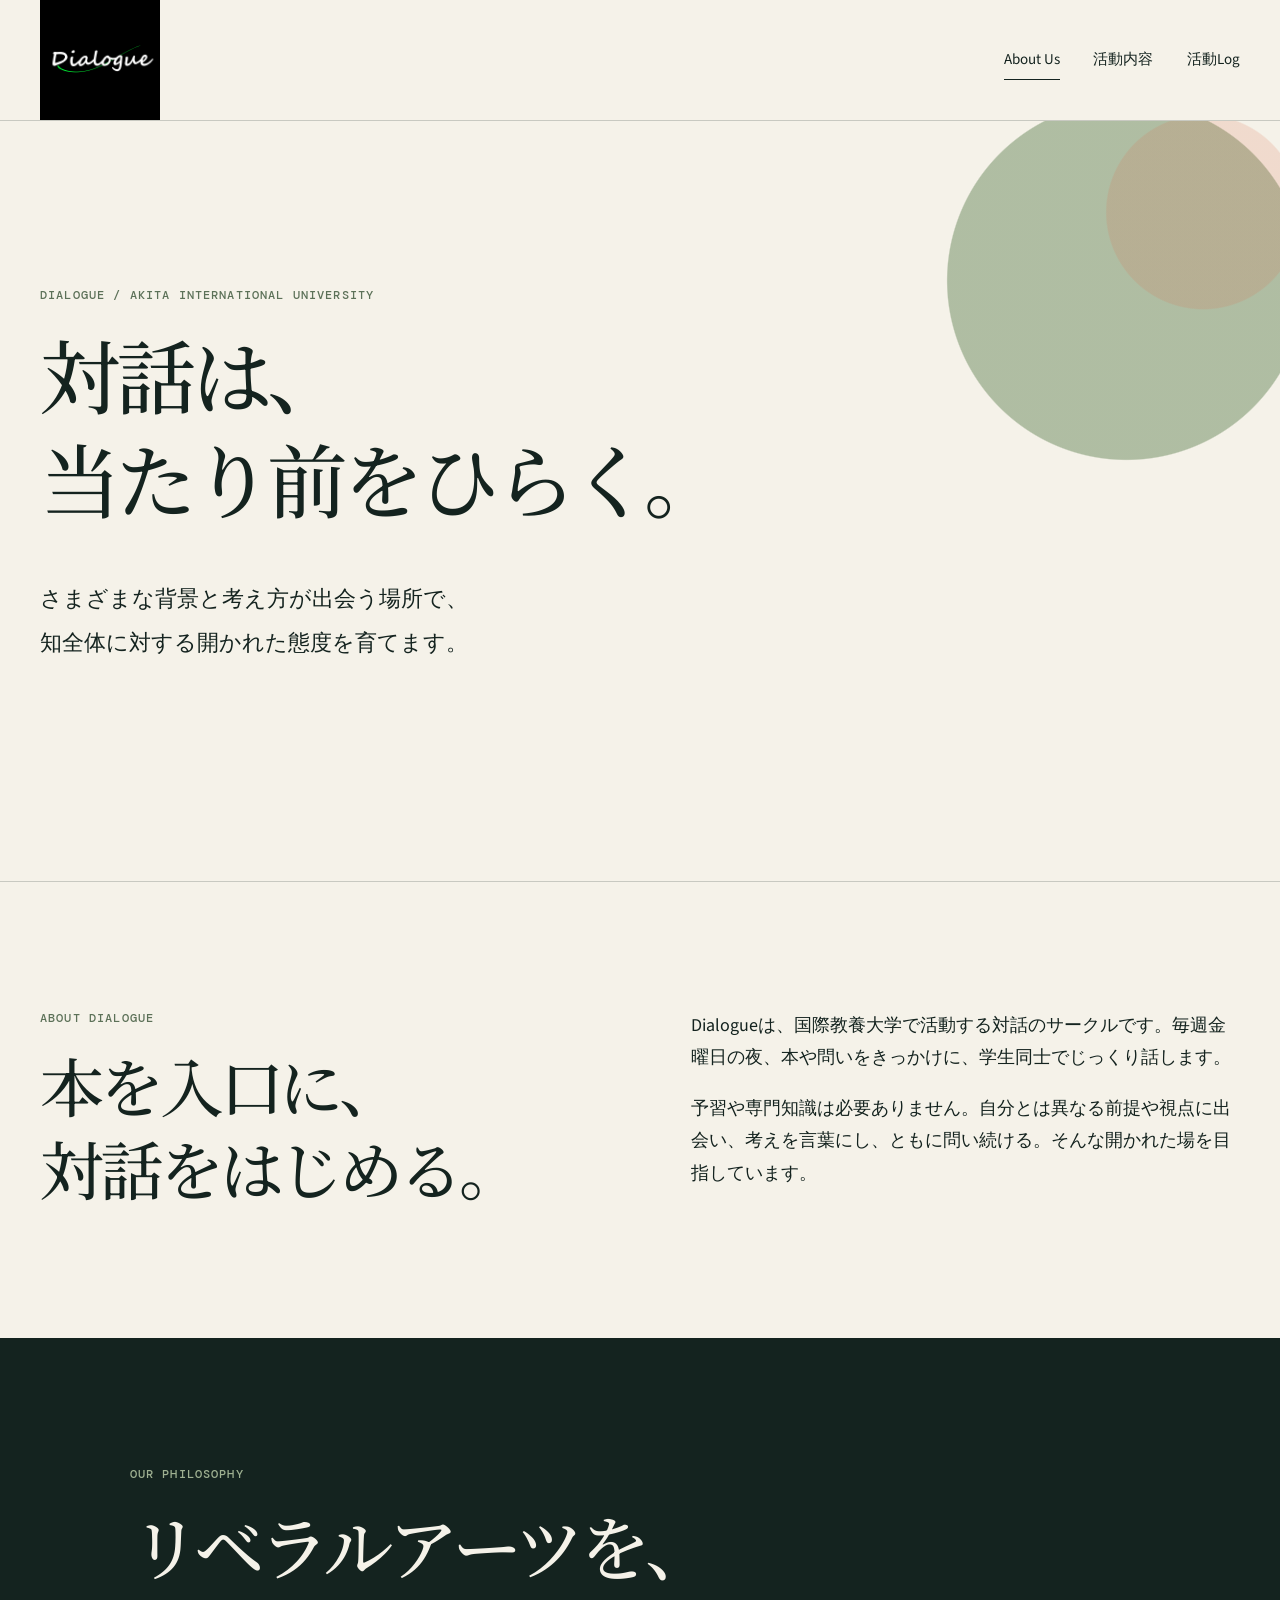
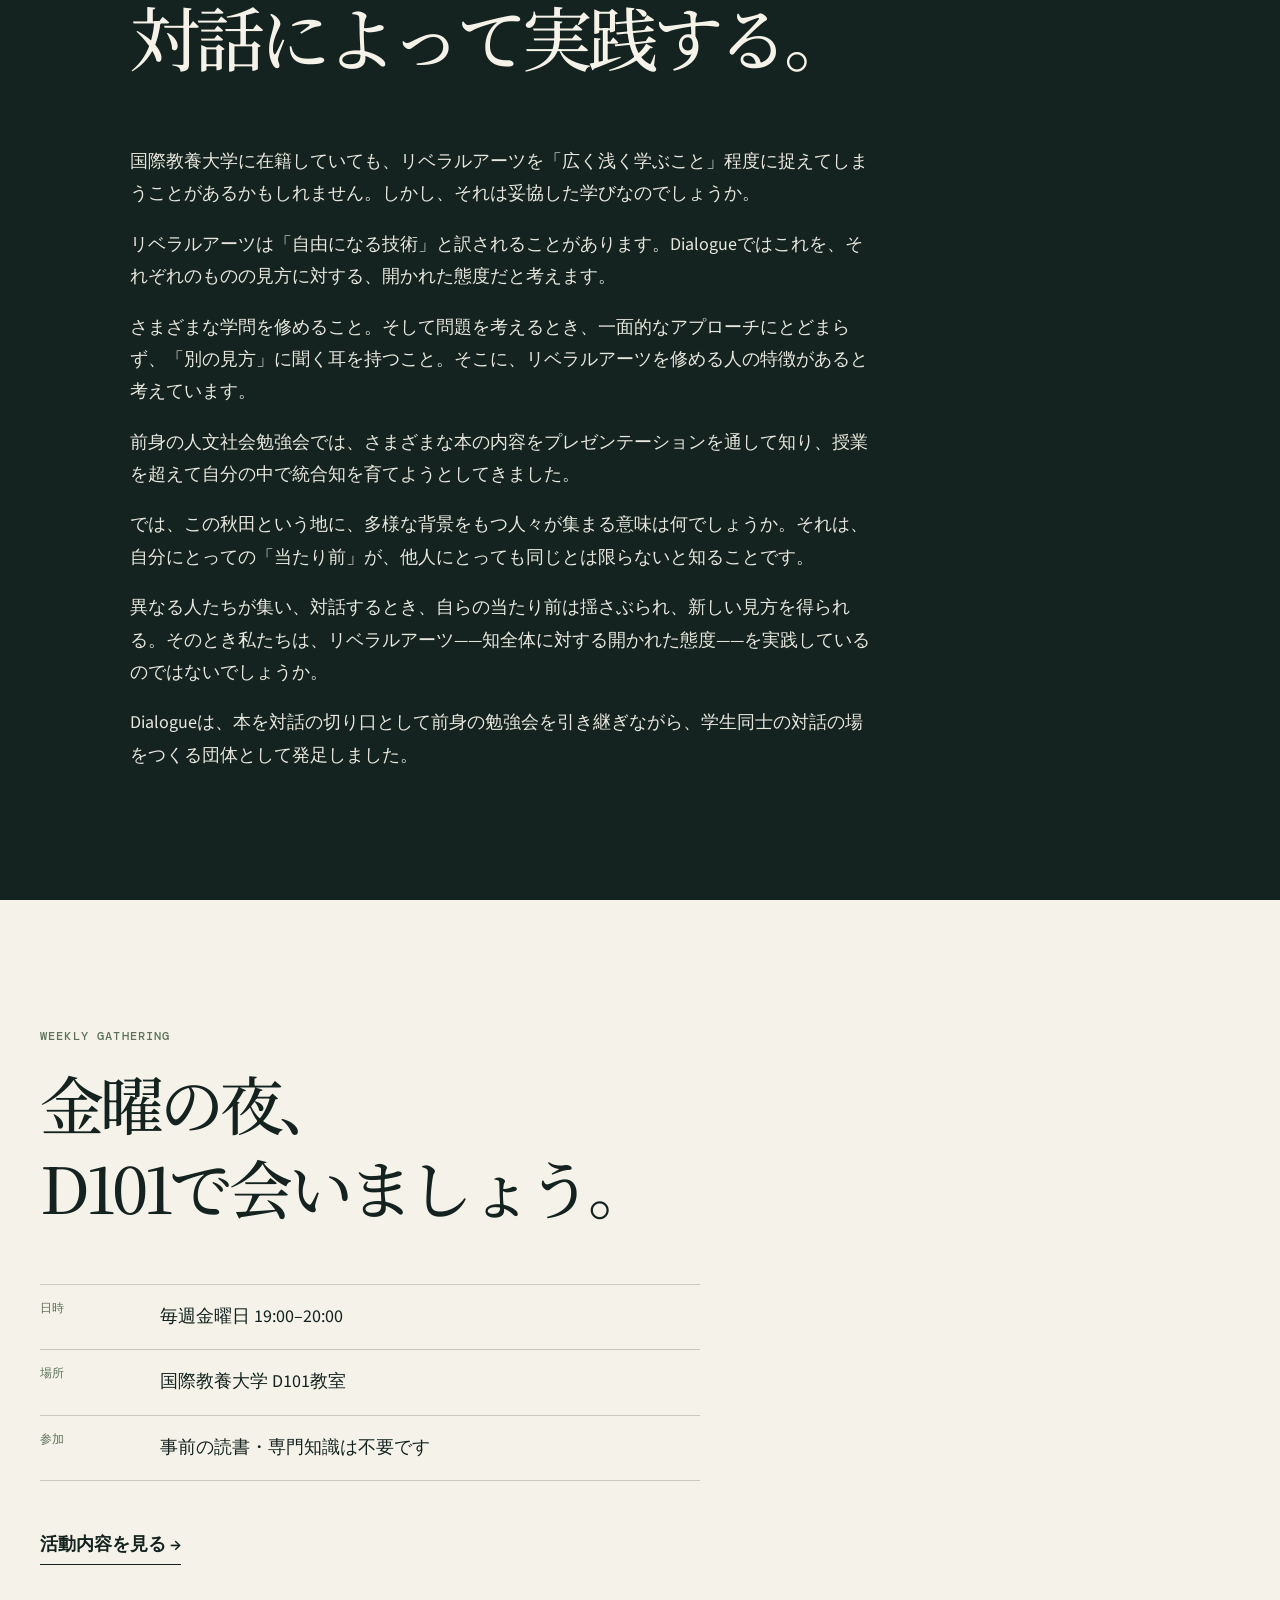
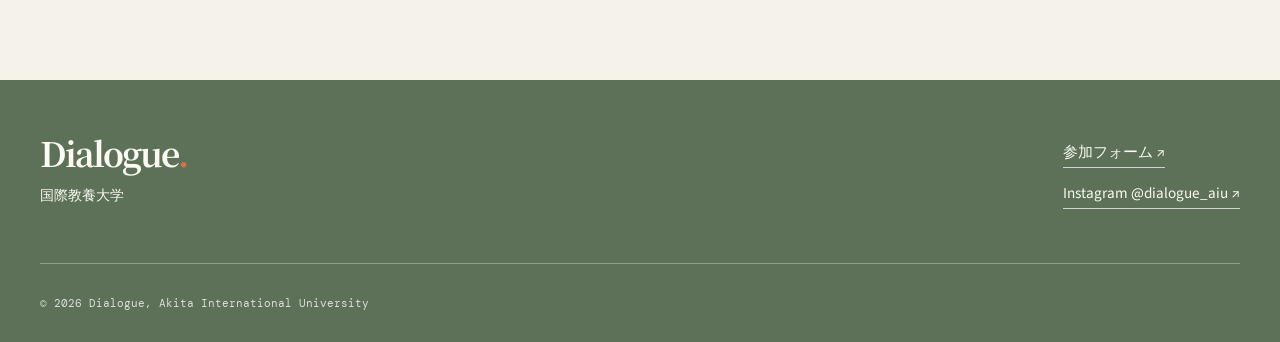
<file: site/index.html>
<!doctype html>
<html lang="ja">
  <head>
    <meta charset="UTF-8" />
    <meta name="viewport" content="width=device-width, initial-scale=1.0" />
    <meta name="description" content="国際教養大学の対話サークル Dialogue。対話を通じて、知全体に対する開かれた態度を育てます。" />
    <title>About Us | Dialogue — AIU</title>
    <link rel="stylesheet" href="assets/styles.css" />
  </head>
  <body data-page="about">
    <a class="skip-link" href="#main">本文へ移動</a>
    <header id="site-header"></header>
    <main id="main">
      <section class="hero hero--about" aria-labelledby="hero-title">
        <div class="eyebrow">Dialogue / Akita International University</div>
        <h1 id="hero-title">対話は、<br />当たり前をひらく。</h1>
        <p class="hero__lead">さまざまな背景と考え方が出会う場所で、<br />知全体に対する開かれた態度を育てます。</p>
      </section>

      <section class="section section--split" aria-labelledby="intro-title">
        <div>
          <p class="section-label">About Dialogue</p>
          <h2 id="intro-title">本を入口に、<br />対話をはじめる。</h2>
        </div>
        <div class="prose">
          <p>Dialogueは、国際教養大学で活動する対話のサークルです。毎週金曜日の夜、本や問いをきっかけに、学生同士でじっくり話します。</p>
          <p>予習や専門知識は必要ありません。自分とは異なる前提や視点に出会い、考えを言葉にし、ともに問い続ける。そんな開かれた場を目指しています。</p>
        </div>
      </section>

      <section class="manifesto" aria-labelledby="manifesto-title">
        <div class="manifesto__inner">
          <p class="section-label">Our Philosophy</p>
          <h2 id="manifesto-title">リベラルアーツを、<br />対話によって実践する。</h2>
          <div class="prose prose--light">
            <p>国際教養大学に在籍していても、リベラルアーツを「広く浅く学ぶこと」程度に捉えてしまうことがあるかもしれません。しかし、それは妥協した学びなのでしょうか。</p>
            <p>リベラルアーツは「自由になる技術」と訳されることがあります。Dialogueではこれを、それぞれのものの見方に対する、開かれた態度だと考えます。</p>
            <p>さまざまな学問を修めること。そして問題を考えるとき、一面的なアプローチにとどまらず、「別の見方」に聞く耳を持つこと。そこに、リベラルアーツを修める人の特徴があると考えています。</p>
            <p>前身の人文社会勉強会では、さまざまな本の内容をプレゼンテーションを通して知り、授業を超えて自分の中で統合知を育てようとしてきました。</p>
            <p>では、この秋田という地に、多様な背景をもつ人々が集まる意味は何でしょうか。それは、自分にとっての「当たり前」が、他人にとっても同じとは限らないと知ることです。</p>
            <p>異なる人たちが集い、対話するとき、自らの当たり前は揺さぶられ、新しい見方を得られる。そのとき私たちは、リベラルアーツ――知全体に対する開かれた態度――を実践しているのではないでしょうか。</p>
            <p>Dialogueは、本を対話の切り口として前身の勉強会を引き継ぎながら、学生同士の対話の場をつくる団体として発足しました。</p>
          </div>
        </div>
      </section>

      <section class="section gathering" aria-labelledby="gathering-title">
        <p class="section-label">Weekly Gathering</p>
        <h2 id="gathering-title">金曜の夜、<br />D101で会いましょう。</h2>
        <dl class="details">
          <div><dt>日時</dt><dd>毎週金曜日 19:00–20:00</dd></div>
          <div><dt>場所</dt><dd>国際教養大学 D101教室</dd></div>
          <div><dt>参加</dt><dd>事前の読書・専門知識は不要です</dd></div>
        </dl>
        <a class="text-link" href="activities.html">活動内容を見る <span aria-hidden="true">→</span></a>
      </section>
    </main>
    <footer id="site-footer"></footer>
    <script src="assets/site.js"></script>
  </body>
</html>
</file>
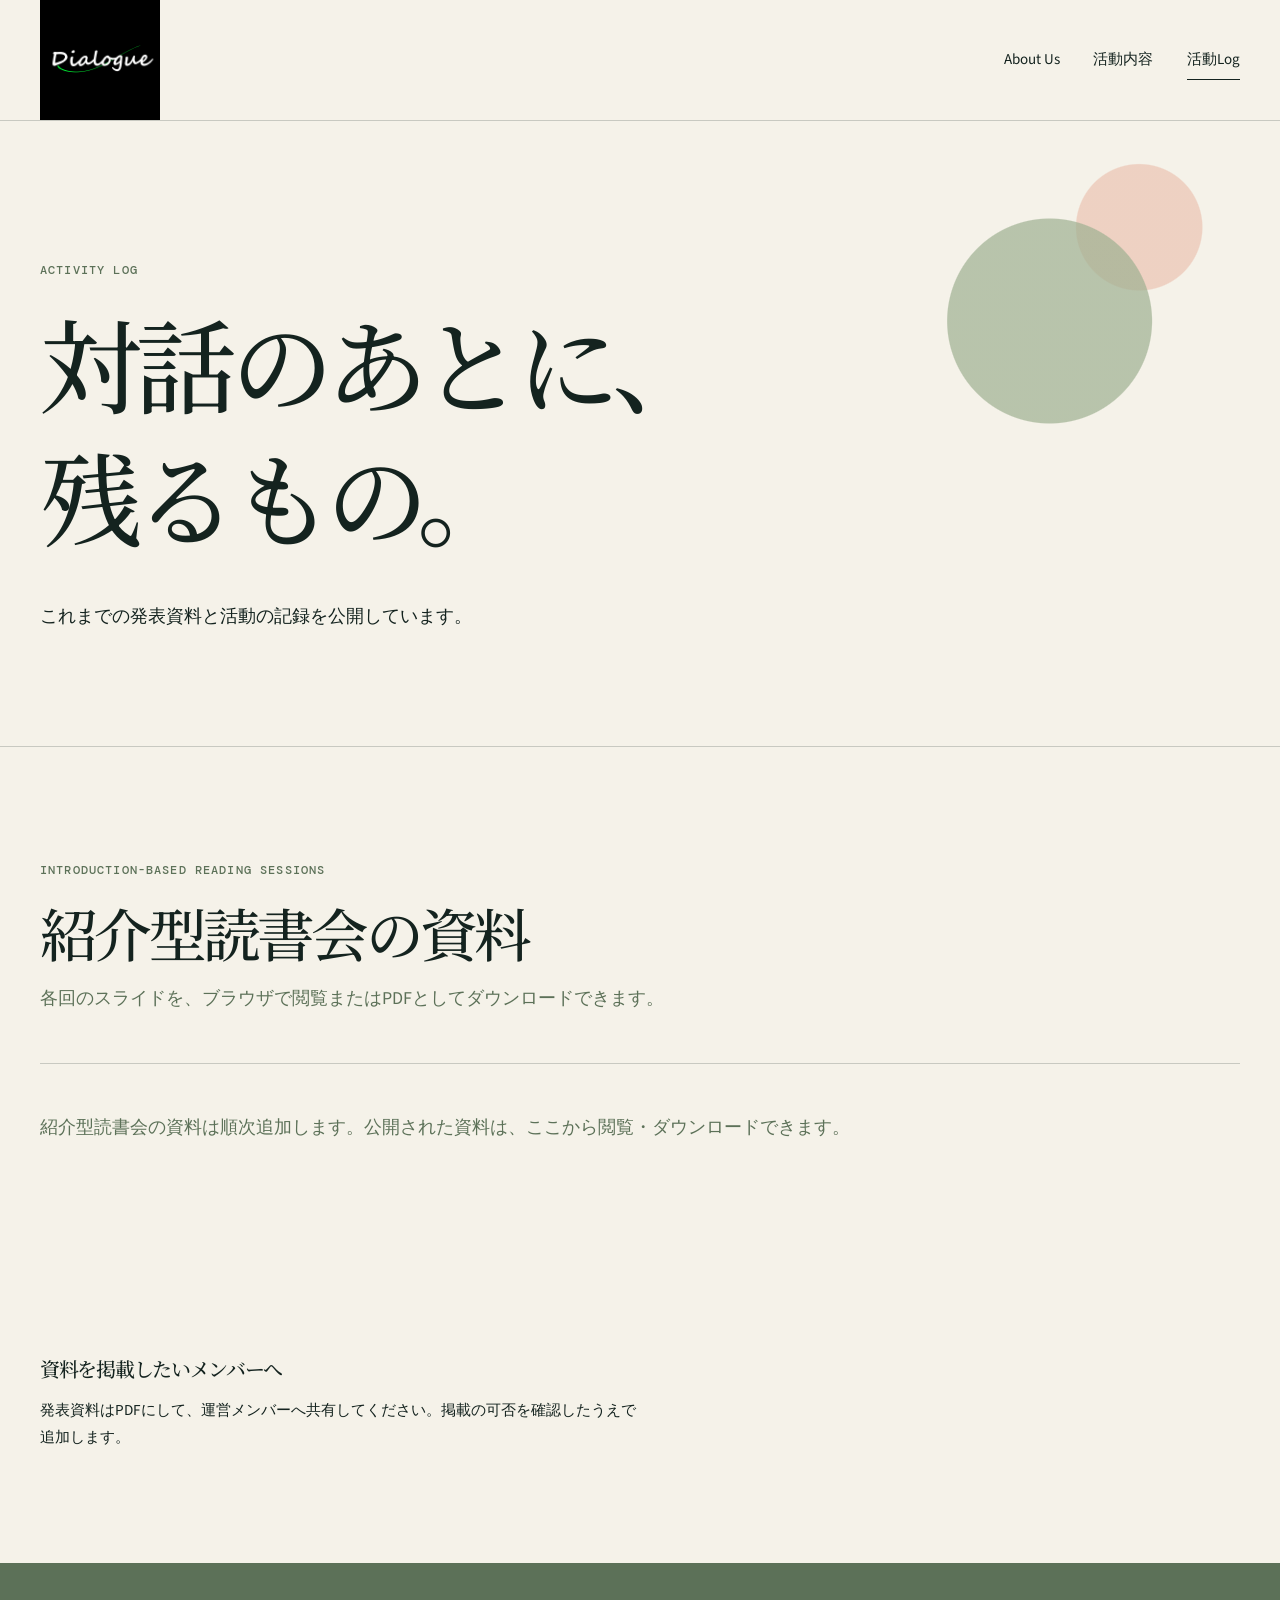
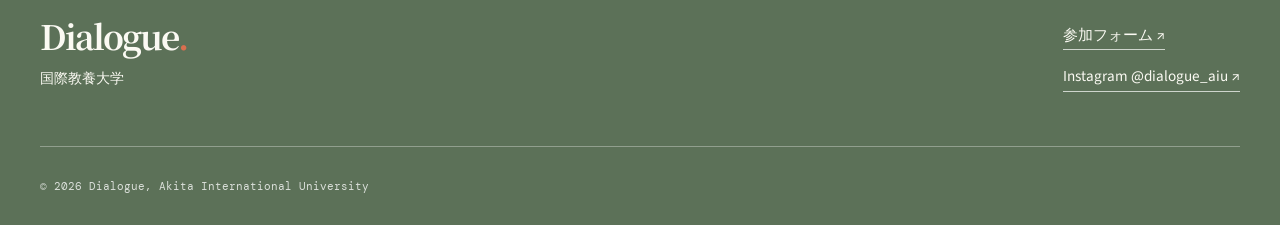
<file: site/log.html>
<!doctype html>
<html lang="ja">
  <head>
    <meta charset="UTF-8" />
    <meta name="viewport" content="width=device-width, initial-scale=1.0" />
    <meta name="description" content="Dialogueで行われたプレゼンテーションと読書会の記録。" />
    <title>活動Log | Dialogue — AIU</title>
    <link rel="stylesheet" href="assets/styles.css" />
  </head>
  <body data-page="log">
    <a class="skip-link" href="#main">本文へ移動</a>
    <header id="site-header"></header>
    <main id="main">
      <section class="page-intro page-intro--log" aria-labelledby="page-title">
        <p class="eyebrow">Activity Log</p>
        <h1 id="page-title">対話のあとに、<br />残るもの。</h1>
        <p>これまでの発表資料と活動の記録を公開しています。</p>
      </section>

      <section class="archive" aria-labelledby="archive-title">
        <div class="archive__heading">
          <p class="section-label">Introduction-based reading sessions</p>
          <h2 id="archive-title">紹介型読書会の資料</h2>
          <p>各回のスライドを、ブラウザで閲覧またはPDFとしてダウンロードできます。</p>
        </div>
        <div id="log-list" class="log-list" aria-live="polite"></div>
        <noscript><p class="empty-log">資料一覧を表示するには、JavaScriptを有効にしてください。</p></noscript>
      </section>

      <section class="log-note" aria-labelledby="note-title">
        <h2 id="note-title">資料を掲載したいメンバーへ</h2>
        <p>発表資料はPDFにして、運営メンバーへ共有してください。掲載の可否を確認したうえで追加します。</p>
      </section>
    </main>
    <footer id="site-footer"></footer>
    <script src="assets/log/logs.js"></script>
    <script src="assets/site.js"></script>
  </body>
</html>
</file>
<file: site/assets/styles.css>
@import url('https://fonts.googleapis.com/css2?family=DM+Mono:wght@400;500&family=Noto+Serif+JP:wght@400;500;600;700&family=Source+Sans+3:wght@400;500;600&display=swap');

:root {
  --ink: #14231f;
  --paper: #f5f2e9;
  --mist: #e6ece3;
  --moss: #5c7158;
  --leaf: #9eb091;
  --coral: #d96f4f;
  --line: rgba(20, 35, 31, .2);
  --serif: "Noto Serif JP", "Yu Mincho", "Hiragino Mincho ProN", serif;
  --sans: "Source Sans 3", "Hiragino Kaku Gothic ProN", sans-serif;
  --mono: "DM Mono", monospace;
}

* { box-sizing: border-box; }
html { scroll-behavior: smooth; }
body { margin: 0; background: var(--paper); color: var(--ink); font-family: var(--sans); font-size: 18px; line-height: 1.8; }
a { color: inherit; text-decoration: none; }
a:focus-visible, button:focus-visible { outline: 3px solid var(--coral); outline-offset: 4px; }
.skip-link { position: absolute; z-index: 20; top: -6rem; left: 1rem; padding: .5rem 1rem; background: var(--ink); color: var(--paper); }
.skip-link:focus { top: 1rem; }

.site-header { position: relative; z-index: 10; border-bottom: 1px solid var(--line); }
.site-header__inner { display: flex; align-items: center; justify-content: space-between; max-width: 1320px; min-height: 82px; margin: auto; padding: 0 40px; }
.brand { display: inline-flex; align-items: center; font-family: var(--serif); font-size: 1.65rem; font-weight: 700; letter-spacing: -.06em; line-height: 1; }
.brand span { color: var(--coral); }
.brand__logo { display: block; width: 120px; height: auto; }
.primary-nav { display: flex; gap: 2.1rem; font-size: .94rem; }
.primary-nav a { position: relative; padding: .4rem 0; }
.primary-nav a::after { position: absolute; right: 0; bottom: 0; left: 0; height: 1px; background: var(--ink); content: ""; transform: scaleX(0); transform-origin: right; transition: transform .2s ease; }
.primary-nav a:hover::after, .primary-nav a[aria-current="page"]::after { transform: scaleX(1); transform-origin: left; }
.menu-button { display: none; border: 0; padding: .45rem 0; background: transparent; color: var(--ink); font: 500 .83rem var(--mono); cursor: pointer; }
.menu-button__icon { display: inline-block; width: 18px; height: 1px; margin-left: .55rem; vertical-align: middle; background: currentColor; }

.hero { min-height: min(760px, calc(100vh - 82px)); max-width: 1320px; margin: auto; padding: clamp(5rem, 13vw, 11rem) 40px 5rem; background-image: radial-gradient(circle at 94% 12%, rgba(217,111,79,.18) 0 7%, transparent 7.1%), radial-gradient(circle at 88% 21%, rgba(158,176,145,.8) 0 14%, transparent 14.1%); }
.eyebrow, .section-label { margin: 0 0 1rem; color: var(--moss); font: 500 .72rem/1.5 var(--mono); letter-spacing: .1em; text-transform: uppercase; }
.hero h1, .page-intro h1, h2 { margin: 0; font-family: var(--serif); font-weight: 500; letter-spacing: -.065em; line-height: 1.3; }
.hero h1 { max-width: 900px; font-size: clamp(3.7rem, 6.3vw, 5.6rem); }
.hero__lead { max-width: 550px; margin: 3rem 0 0; font-size: clamp(1rem, 1.8vw, 1.35rem); line-height: 2; }
.section { max-width: 1320px; margin: auto; padding: clamp(5rem, 10vw, 9.4rem) 40px; }
.section--split { display: grid; grid-template-columns: 1fr 1fr; gap: 8vw; border-top: 1px solid var(--line); }
.section h2 { font-size: clamp(2.5rem, 5vw, 4.5rem); }
.prose { max-width: 640px; }
.prose p:first-child { margin-top: 0; }
.prose p:last-child { margin-bottom: 0; }
.manifesto { background: var(--ink); color: var(--paper); }
.manifesto__inner { max-width: 1320px; margin: auto; padding: clamp(5rem, 10vw, 9.4rem) calc(40px + min(7vw, 100px)); }
.manifesto .section-label { color: var(--leaf); }
.manifesto h2 { max-width: 800px; margin-bottom: 4rem; font-size: clamp(2.8rem, 5.5vw, 5rem); }
.prose--light { max-width: 740px; color: #e8e7df; }
.gathering { position: relative; padding-bottom: clamp(5rem, 9vw, 8rem); }
.gathering h2 { margin-bottom: 3.5rem; }
.details { display: grid; max-width: 660px; margin: 0 0 3rem; border-top: 1px solid var(--line); }
.details div { display: grid; grid-template-columns: 120px 1fr; padding: 1rem 0; border-bottom: 1px solid var(--line); }
.details dt { color: var(--moss); font: .72rem var(--mono); text-transform: uppercase; }
.details dd { margin: 0; }
.text-link { display: inline-block; border-bottom: 1px solid currentColor; padding-bottom: .15rem; font-weight: 600; transition: color .2s ease; }
.text-link:hover { color: var(--coral); }

.page-intro { max-width: 1320px; margin: auto; padding: clamp(5rem, 11vw, 10rem) 40px clamp(4rem, 9vw, 7rem); }
.page-intro h1 { max-width: 940px; font-size: clamp(3.5rem, 8vw, 7rem); }
.page-intro > p:last-child { max-width: 480px; margin: 2.5rem 0 0; }
.activity { display: grid; grid-template-columns: minmax(100px, 19%) 1fr; gap: 4vw; max-width: 1320px; margin: auto; padding: clamp(4.5rem, 9vw, 8rem) 40px; border-top: 1px solid var(--line); }
.activity--two { background: var(--mist); }
.activity__number { color: var(--coral); font: 500 1.25rem var(--mono); }
.activity__content { max-width: 760px; }
.activity h2 { margin-bottom: 1.8rem; font-size: clamp(2.5rem, 5.5vw, 4.7rem); }
.activity__summary { margin: 0 0 2.5rem; color: var(--moss); font: 500 clamp(1.1rem, 2vw, 1.4rem)/1.8 var(--serif); }
.introduced-books { border-top: 1px solid var(--line); background: #eef1eb; }
.introduced-books h2 { font-size: clamp(2.5rem, 5vw, 4.5rem); }
.introduced-books__lead { margin: 1.1rem 0 3.5rem; color: var(--moss); }
.introduced-book-grid { display: grid; grid-template-columns: repeat(4, minmax(0, 1fr)); gap: clamp(2.2rem, 4vw, 4rem) clamp(1.25rem, 2.6vw, 2.5rem); }
.introduced-book { display: flex; flex-direction: column; align-items: flex-start; min-width: 0; }
.introduced-book__cover { display: flex; width: 100%; aspect-ratio: 2 / 3; align-items: center; justify-content: center; overflow: hidden; background: #fff; box-shadow: 8px 9px 0 rgba(20, 35, 31, .09); transition: transform .2s ease, box-shadow .2s ease; }
.introduced-book__cover:hover { box-shadow: 11px 12px 0 rgba(20, 35, 31, .13); transform: translate(-2px, -2px); }
.introduced-book__cover img { display: block; width: 100%; height: 100%; object-fit: contain; }
.introduced-book h3 { margin: 1.25rem 0 .45rem; font: 500 clamp(1.12rem, 1.7vw, 1.45rem)/1.5 var(--serif); letter-spacing: -.04em; }
.introduced-book__author { min-height: 3.5em; margin: 0 0 .95rem; color: var(--moss); font-size: .79rem; line-height: 1.7; }
.introduced-book__actions { display: grid; gap: .55rem; margin-top: auto; }
.introduced-book__link { font-size: .86rem; }
.empty-book-list { grid-column: 1 / -1; margin: 0; padding: 2rem 0; color: var(--moss); }
.past-books { border-top: 1px solid var(--line); }
.past-books h2 { font-size: clamp(2.5rem, 5vw, 4.5rem); }
.past-books__lead { margin: 1.1rem 0 3.5rem; color: var(--moss); }
.book-grid { display: grid; grid-template-columns: repeat(2, minmax(0, 1fr)); border-top: 1px solid var(--line); border-bottom: 1px solid var(--line); }
.book-card { display: grid; grid-template-columns: minmax(125px, 160px) 1fr; gap: clamp(1.2rem, 2.5vw, 2.5rem); padding: clamp(1.6rem, 3vw, 2.6rem); }
.book-card + .book-card { border-left: 1px solid var(--line); }
.book-card__cover { display: block; align-self: start; background: var(--mist); box-shadow: 8px 9px 0 rgba(20, 35, 31, .09); transition: transform .2s ease, box-shadow .2s ease; }
.book-card__cover:hover { box-shadow: 11px 12px 0 rgba(20, 35, 31, .13); transform: translate(-2px, -2px); }
.book-card__cover img { display: block; width: 100%; height: auto; }
.book-card__content { display: flex; flex-direction: column; align-items: flex-start; }
.book-card__label { margin: 0 0 1rem; color: var(--moss); font: .68rem/1.5 var(--mono); letter-spacing: .06em; text-transform: uppercase; }
.book-card h3 { margin: 0; font: 500 clamp(1.55rem, 2.5vw, 2.1rem)/1.35 var(--serif); letter-spacing: -.045em; }
.book-card__subtitle { margin: .55rem 0 1.25rem; color: var(--moss); font-size: .94rem; line-height: 1.7; }
.book-card__details { margin: 0 0 1.5rem; font-size: .9rem; line-height: 1.75; }
.section--cta { background: var(--ink); color: var(--paper); }
.section--cta .section-label { color: var(--leaf); }
.section--cta h2 { margin-bottom: 1.7rem; }
.section--cta > p { max-width: 430px; }
.button { display: inline-block; margin-top: 1.8rem; padding: .75rem 1.1rem; background: var(--coral); color: #fffaf5; font-weight: 600; transition: transform .2s ease, background .2s ease; }
.button:hover { background: #bd593d; transform: translateY(-2px); }

.page-intro--log { background-image: radial-gradient(circle at 82% 32%, rgba(158,176,145,.7) 0 9%, transparent 9.1%), radial-gradient(circle at 89% 17%, rgba(217,111,79,.25) 0 5%, transparent 5.1%); }
.archive { max-width: 1320px; margin: auto; padding: clamp(4rem, 9vw, 8rem) 40px; border-top: 1px solid var(--line); }
.archive__heading h2 { font-size: clamp(2.4rem, 4.5vw, 4rem); }
.archive__heading > p:last-child { margin: .8rem 0 3rem; color: var(--moss); }
.log-list { display: grid; grid-template-columns: repeat(2, minmax(0, 1fr)); border-top: 1px solid var(--line); }
.log-card { display: flex; flex-direction: column; min-height: 260px; padding: 2rem; border-right: 1px solid var(--line); border-bottom: 1px solid var(--line); }
.log-card:nth-child(even) { border-right: 0; }
.log-card__meta { margin: 0 0 1.4rem; color: var(--moss); font: .72rem var(--mono); letter-spacing: .04em; }
.log-card h3 { margin: 0 0 .8rem; font: 500 1.8rem/1.45 var(--serif); letter-spacing: -.04em; }
.log-card > p:not(.log-card__meta) { min-height: 3.6em; margin: 0 0 1.8rem; font-size: .95rem; line-height: 1.8; }
.log-card__actions { display: flex; flex-wrap: wrap; gap: .65rem; margin-top: auto; padding-top: .6rem; }
.log-action { display: inline-flex; align-items: center; gap: .55rem; padding: .56rem .75rem; border: 1px solid var(--ink); font: 500 .69rem/1.2 var(--mono); letter-spacing: .03em; transition: background .2s ease, color .2s ease, transform .2s ease; }
.log-action:hover { transform: translateY(-2px); }
.log-action--view { background: var(--ink); color: var(--paper); }
.log-action--view:hover { background: var(--moss); border-color: var(--moss); }
.log-action--download:hover { background: var(--mist); }
.empty-log { grid-column: 1 / -1; margin: 0; padding: 3rem 0; color: var(--moss); }
.log-note { max-width: 1320px; margin: auto; padding: 3rem 40px 6rem; }
.log-note h2 { font-size: 1.25rem; }
.log-note p { max-width: 600px; font-size: .95rem; }

.site-footer { background: var(--moss); color: #fbfaf3; }
.site-footer__inner { display: grid; grid-template-columns: 1fr auto; gap: 3rem; max-width: 1320px; margin: auto; padding: 3.5rem 40px 2rem; }
.brand--footer { font-size: 2.1rem; }
.site-footer p { margin: .35rem 0 0; font-size: .88rem; }
.footer-links { display: flex; flex-direction: column; gap: .8rem; align-items: flex-start; padding-top: .2rem; font-size: .95rem; }
.footer-links a { border-bottom: 1px solid rgba(255,255,255,.7); }
.copyright { grid-column: 1 / -1; padding-top: 2rem; border-top: 1px solid rgba(255,255,255,.32); color: rgba(255,255,255,.78); font: .67rem var(--mono) !important; }

@media (max-width: 700px) {
  body { font-size: 16px; }
  .site-header__inner, .hero, .section, .page-intro, .activity, .archive, .log-note, .site-footer__inner { padding-right: 22px; padding-left: 22px; }
  .site-header__inner { min-height: 67px; }
  .brand__logo { width: 92px; }
  .menu-button { display: block; }
  .primary-nav { position: absolute; top: 67px; right: 0; left: 0; display: none; flex-direction: column; gap: 0; padding: .5rem 22px 1.2rem; background: var(--paper); border-bottom: 1px solid var(--line); }
  .primary-nav.is-open { display: flex; }
  .primary-nav a { padding: .8rem 0; }
  .primary-nav a::after { display: none; }
  .hero { min-height: 600px; padding-top: 6rem; }
  .hero h1, .page-intro h1 { font-size: clamp(3rem, 14vw, 4.7rem); }
  .hero__lead { margin-top: 2.1rem; }
  .section--split { grid-template-columns: 1fr; gap: 2rem; }
  .manifesto__inner { padding-right: 22px; padding-left: 22px; }
  .manifesto h2 { margin-bottom: 2.5rem; }
  .details div { grid-template-columns: 82px 1fr; gap: .4rem; }
  .activity { grid-template-columns: 1fr; gap: 1rem; }
  .activity__number { font-size: 1rem; }
  .introduced-book-grid { grid-template-columns: repeat(2, minmax(0, 1fr)); gap: 2.4rem 1.2rem; }
  .introduced-book h3 { margin-top: .9rem; font-size: 1.05rem; }
  .introduced-book__author { min-height: 3.5em; margin-bottom: .75rem; font-size: .72rem; }
  .introduced-book__link { font-size: .77rem; }
  .book-grid { grid-template-columns: 1fr; }
  .book-card { grid-template-columns: 110px 1fr; padding-right: 0; padding-left: 0; }
  .book-card + .book-card { border-top: 1px solid var(--line); border-left: 0; }
  .book-card__label { margin-bottom: .65rem; font-size: .6rem; }
  .book-card h3 { font-size: 1.45rem; }
  .book-card__subtitle { margin-top: .35rem; margin-bottom: .8rem; font-size: .85rem; }
  .book-card__details { margin-bottom: 1rem; font-size: .82rem; }
  .log-list { grid-template-columns: 1fr; }
  .log-card, .log-card:nth-child(even) { min-height: auto; border-right: 0; padding: 1.7rem 0; }
  .site-footer__inner { grid-template-columns: 1fr; gap: 2rem; }
  .copyright { padding-top: 1.5rem; }
}
</file>
